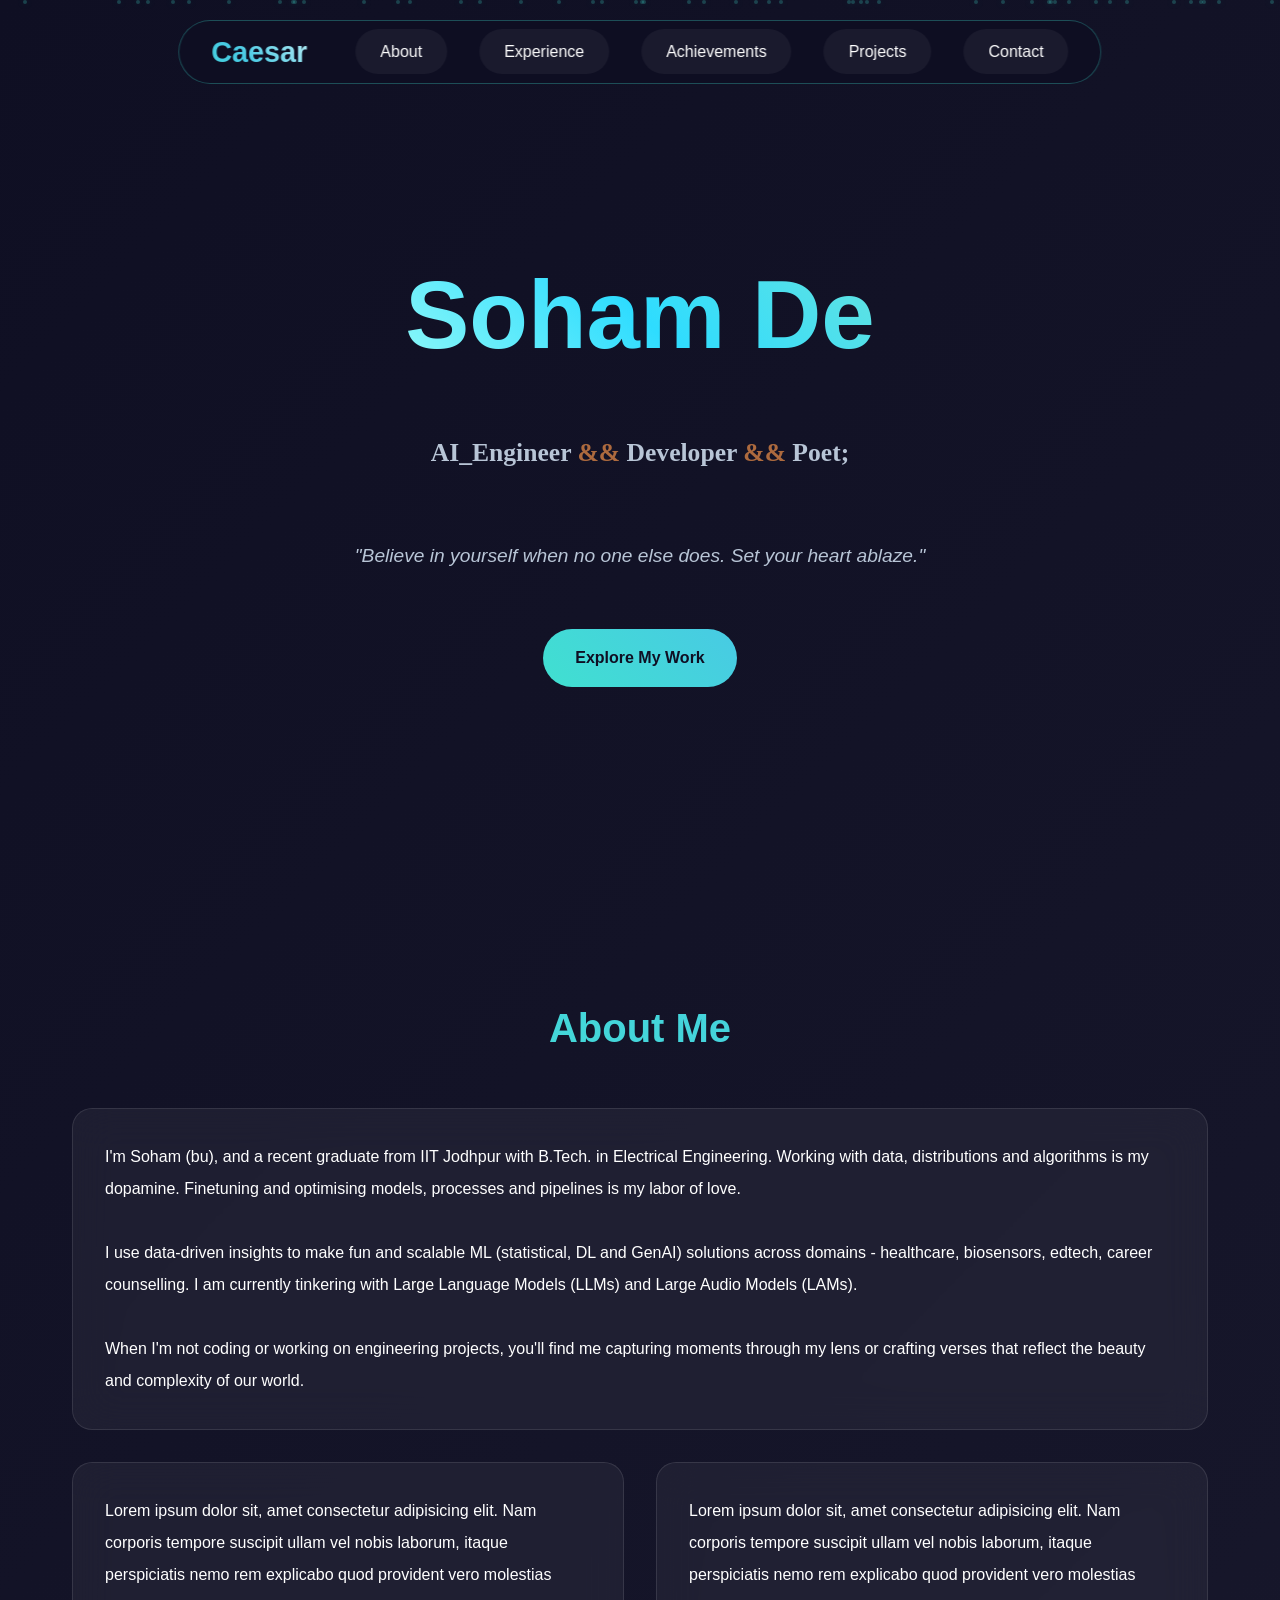
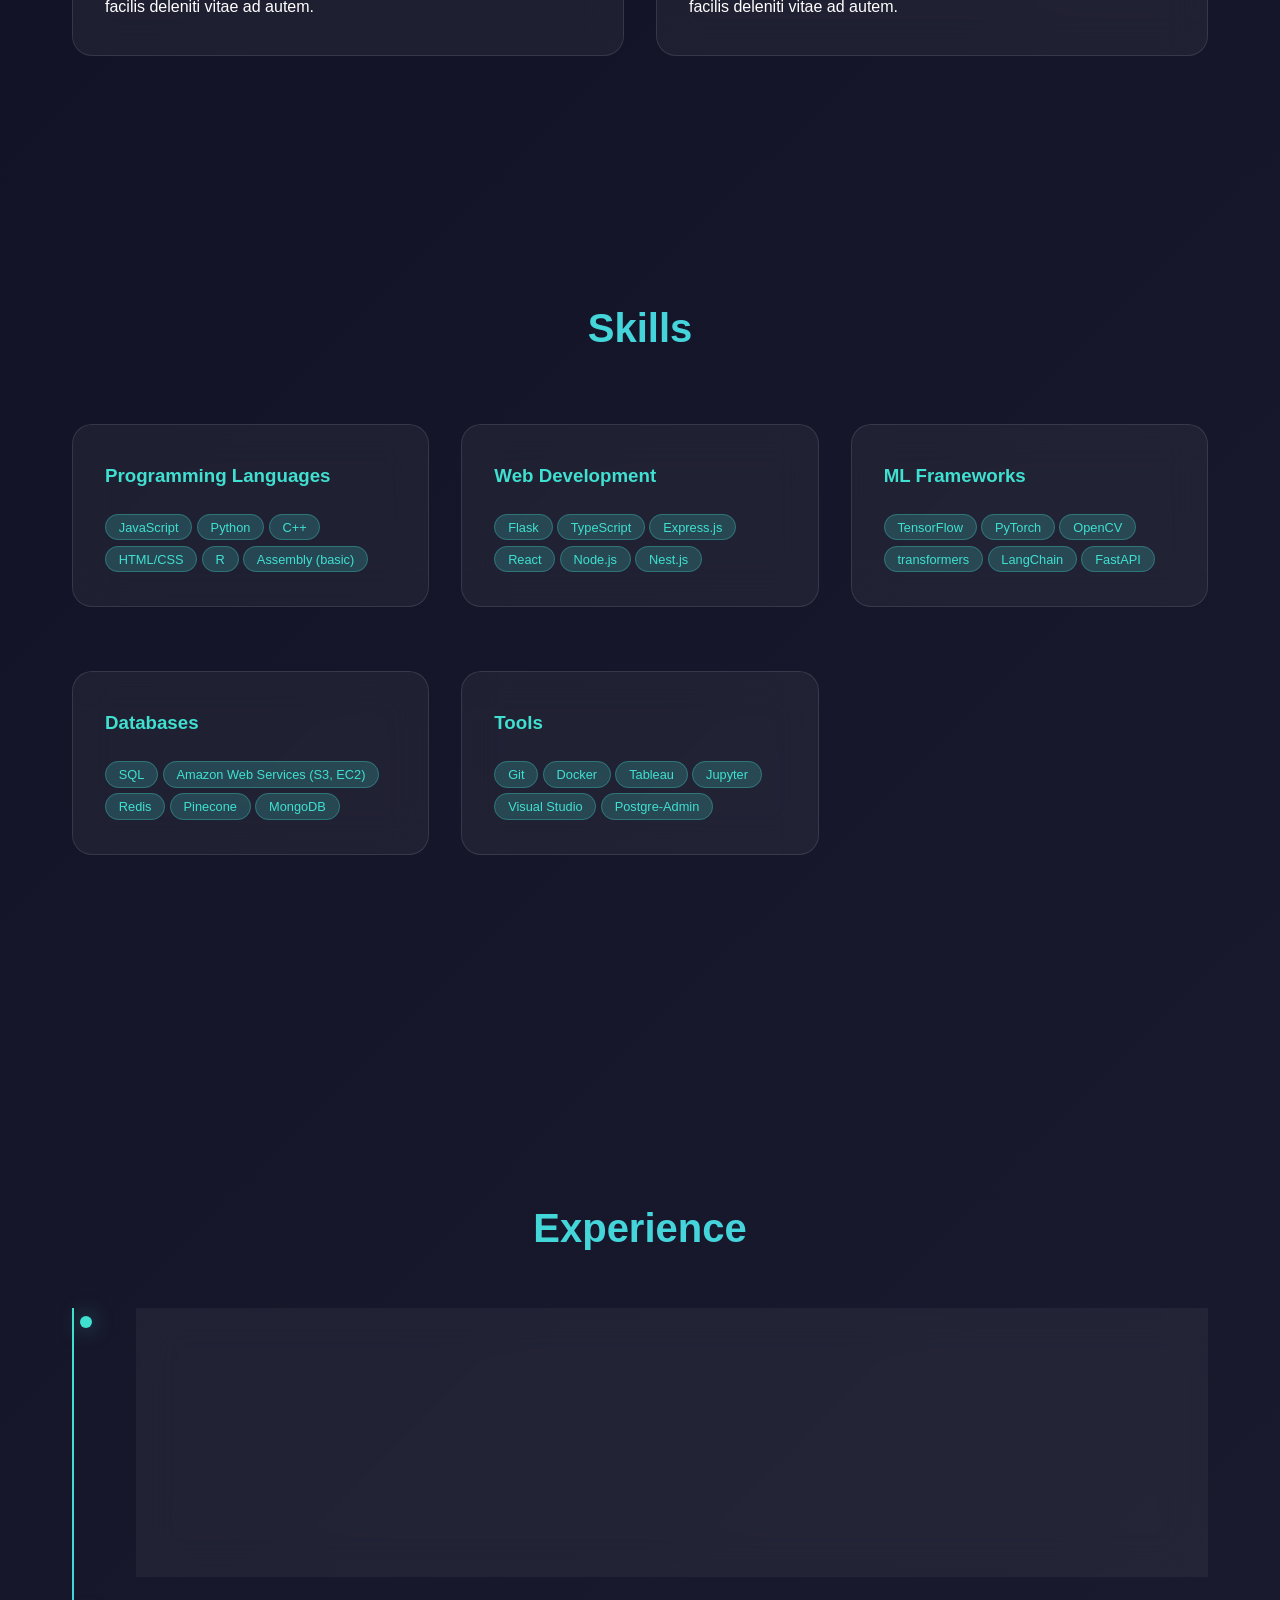
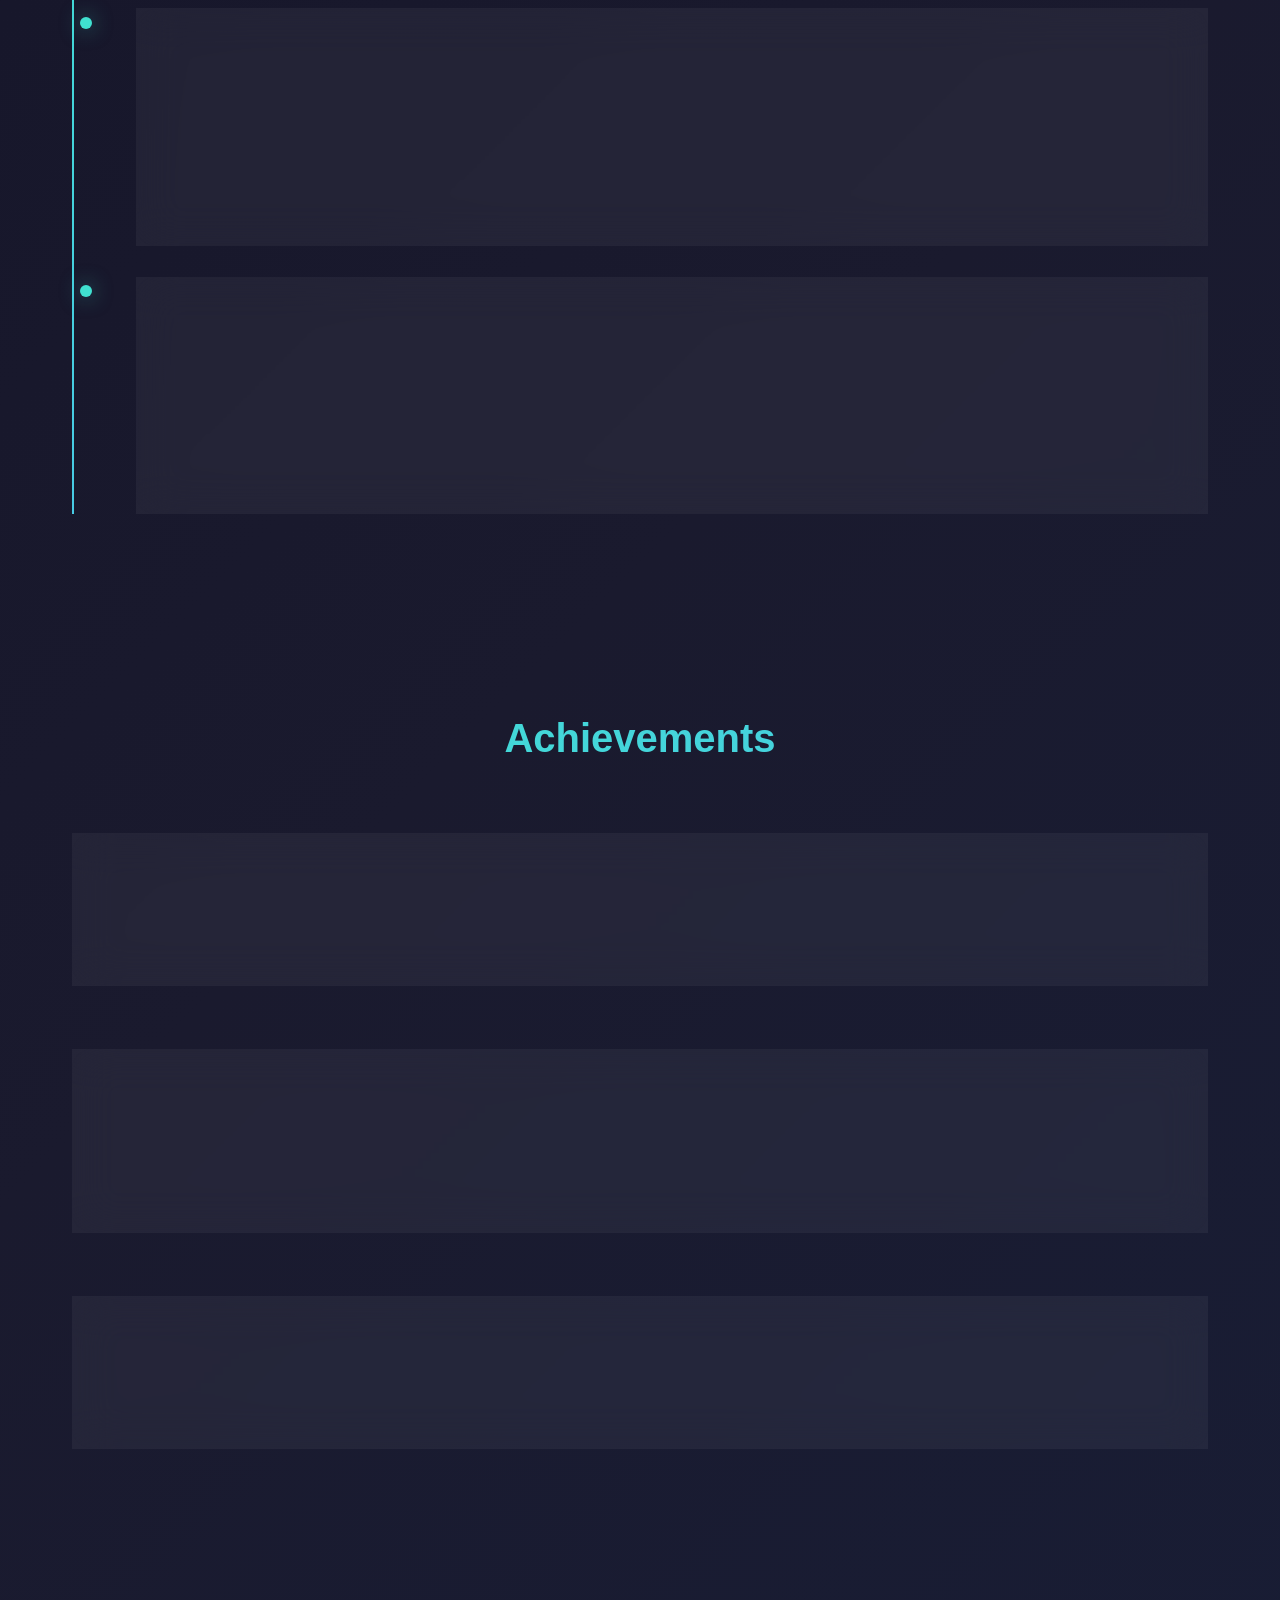
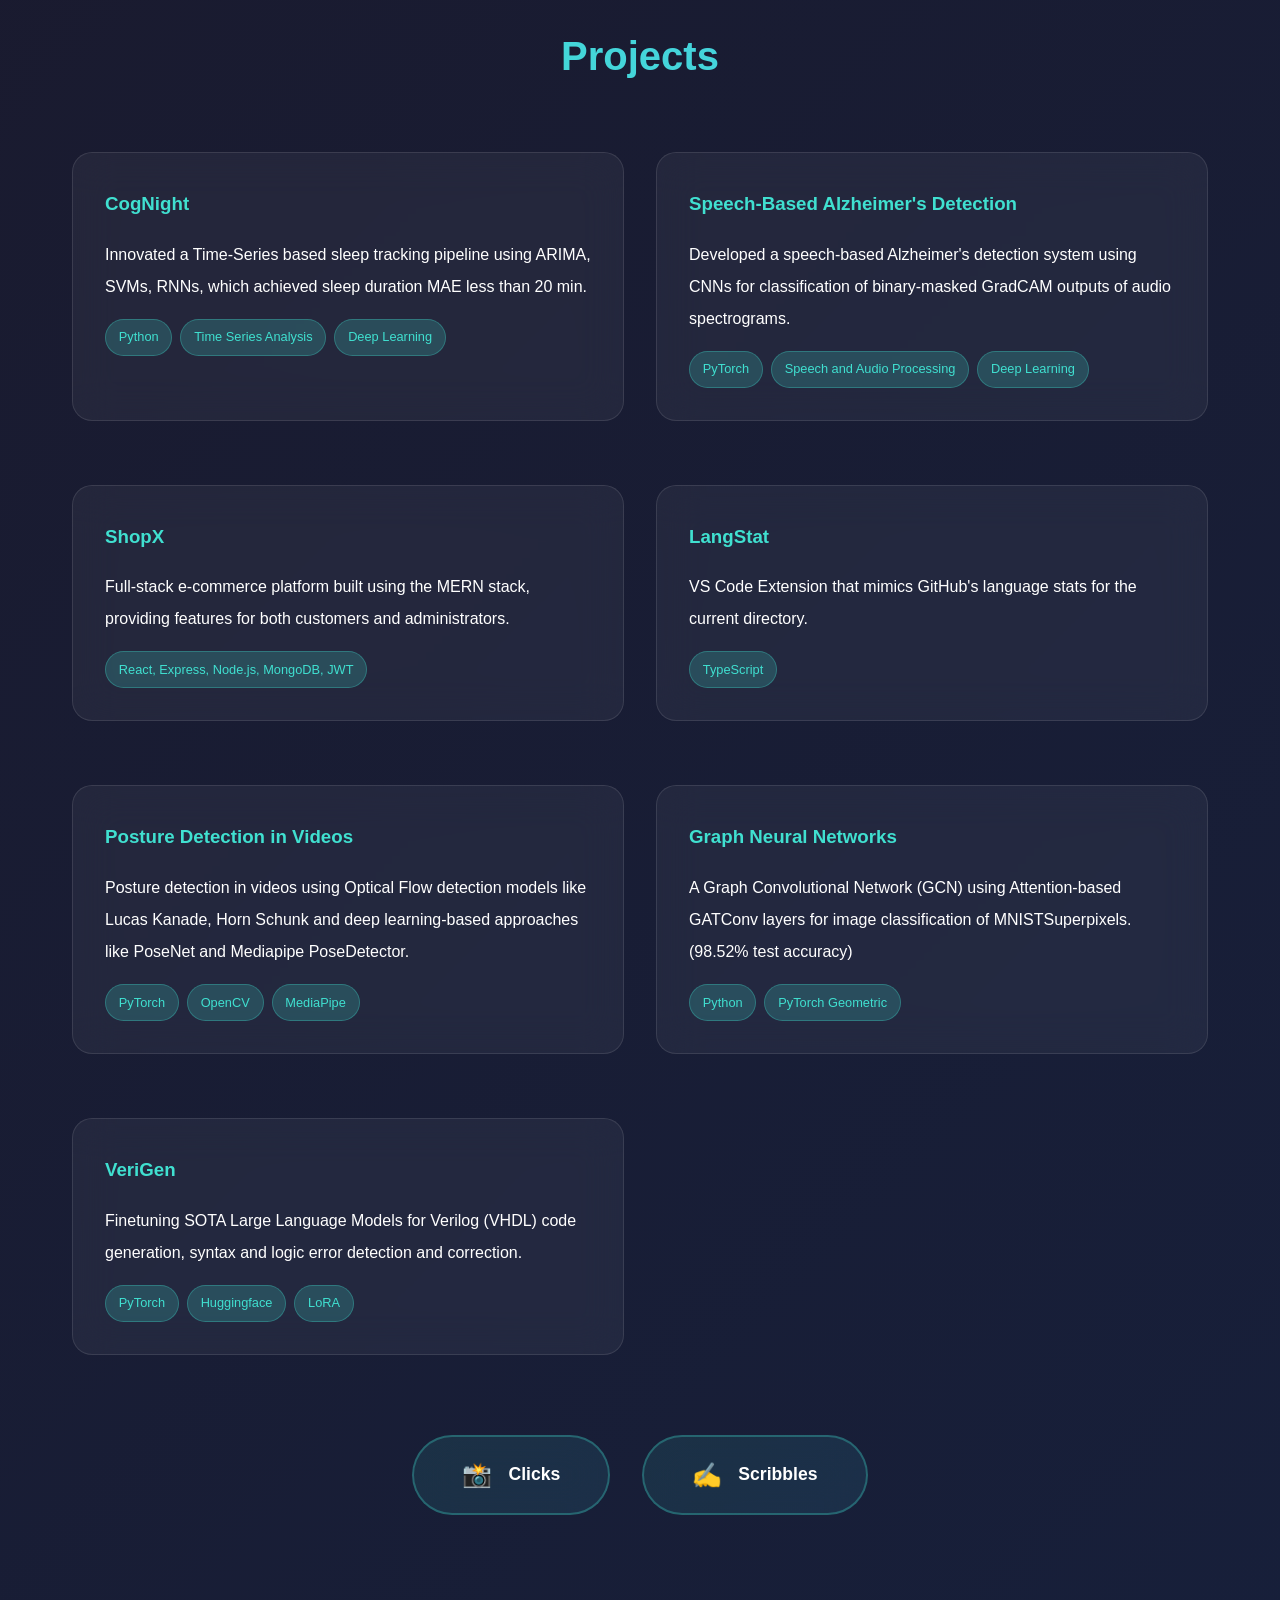
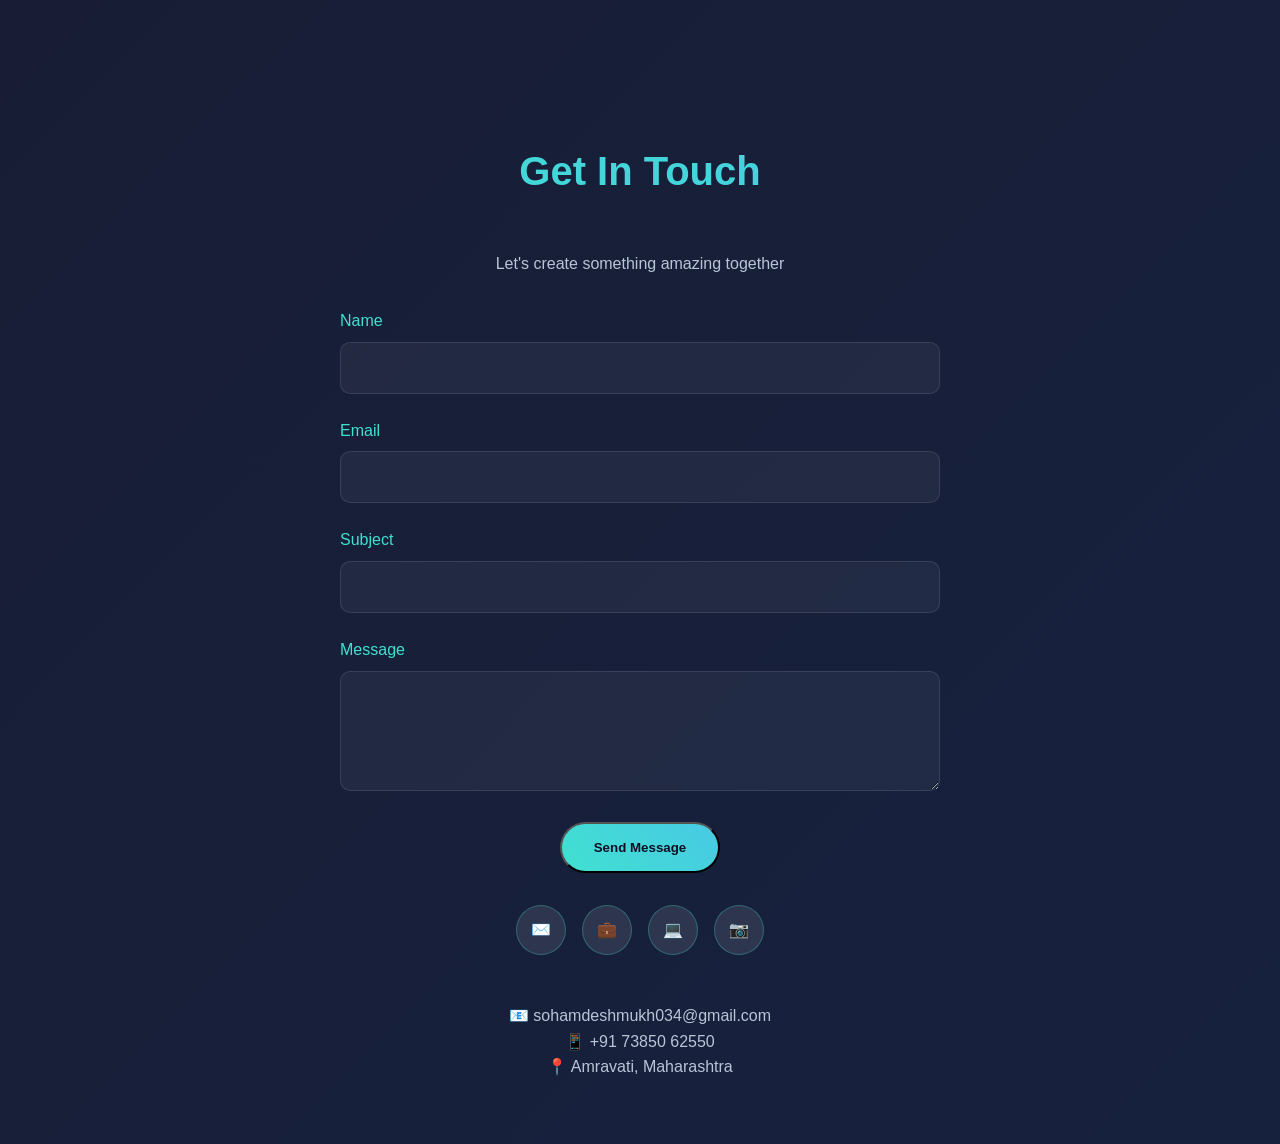
<file: index.html>
<!DOCTYPE html>
<html lang="en">
<head>
    <meta charset="UTF-8">
    <meta name="viewport" content="width=device-width, initial-scale=1.0">
    <title>Soham's Portfolio</title>
    <link rel="stylesheet" href="style.css">
    <link rel="preconnect" href="https://fonts.googleapis.com">
    <link rel="preconnect" href="https://fonts.gstatic.com" crossorigin>
    <link href="https://fonts.googleapis.com/css2?family=Fira+Code:wght@300..700&family=Poppins&family=Roboto+Slab:wght@100..900&family=Source+Code+Pro:ital,wght@0,200..900;1,200..900&display=swap" rel="stylesheet">
</head>


<body>
    <!-- Animated background -->
    <div class="bg-particles streak" id="particles"></div>

    <!-- Navigation -->
    <nav id="navbar">
        <div class="nav-container">
            <div class="logo">Caesar</div>
            <ul class="nav-links">
                <li><a href="#about">About</a></li>
                <li><a href="#experience">Experience</a></li>
                <li><a href="#achievements">Achievements</a></li>
                <li><a href="#projects">Projects</a></li>
                <li><a href="#contact">Contact</a></li>
            </ul>
        </div>
    </nav>

    <!-- Hero Section -->
    <section id="home" class="hero">
        <div class="hero-content">
            <h1>Soham Deshmukh</h1>
            <br>
            <h3>AI_Engineer <span style="color: #ad6a3e;">&&</span> Developer <span style="color: #ad6a3e;">&&</span> Poet;</h3>
            <br>
            <br>
            <p><i>"Believe in yourself when no one else does. Set your heart ablaze."</i> </p>
            <br>
            <a href="#projects" class="cta-button">Explore My Work</a>
        </div>
    </section>

    <!-- About Section -->
    <section id="about">
        <h2>About Me</h2>
        <div class="card">
            <p>I'm Soham (bu), and a recent graduate from IIT Jodhpur with B.Tech. in Electrical Engineering. Working with data, distributions and algorithms is my dopamine. Finetuning and optimising models, processes and pipelines is my labor of love. </p>
            <br>
            <p>I use data-driven insights to make fun and scalable ML (statistical, DL and GenAI) solutions across domains - healthcare, biosensors, edtech, career counselling. I am currently tinkering with Large Language Models (LLMs) and Large Audio Models (LAMs).</p>
            <br>
            <p>When I'm not coding or working on engineering projects, you'll find me capturing moments through my lens or crafting verses that reflect the beauty and complexity of our world.</p>
        </div>

        <div class="columns">
            <div class="card">
                <p>Lorem ipsum dolor sit, amet consectetur adipisicing elit. Nam corporis tempore suscipit ullam vel nobis laborum, itaque perspiciatis nemo rem explicabo quod provident vero molestias facilis deleniti vitae ad autem.</p>
            </div>
            
            <div class="card">
                <p>Lorem ipsum dolor sit, amet consectetur adipisicing elit. Nam corporis tempore suscipit ullam vel nobis laborum, itaque perspiciatis nemo rem explicabo quod provident vero molestias facilis deleniti vitae ad autem.</p>
            </div>

        </div>
        
    </section>


    <!-- Skills Section -->
     <section id="skills">
        <h2>Skills</h2>
        <div class="grid grid-3">
            <div class="card">
                <h3>Programming Languages</h3>
                <span class="skill-tag">JavaScript</span>
                <span class="skill-tag">Python</span>
                <span class="skill-tag">C++</span>
                <br>
                <span class="skill-tag">HTML/CSS</span>
                <span class="skill-tag">R</span>
                <span class="skill-tag">Assembly (basic)</span>
            </div>
            <div class="card">
                <h3>Web Development</h3>
                <span class="skill-tag">Flask</span>
                <span class="skill-tag">TypeScript</span>
                <span class="skill-tag">Express.js</span>
                <span class="skill-tag">React</span>
                <span class="skill-tag">Node.js</span>
                <span class="skill-tag">Nest.js</span>
                <br>
            </div>
            <div class="card">
                <h3>ML Frameworks</h3>
                <span class="skill-tag">TensorFlow</span>
                <span class="skill-tag">PyTorch</span>
                <span class="skill-tag">OpenCV</span>
                <span class="skill-tag">transformers</span>
                <span class="skill-tag">LangChain</span>
                <span class="skill-tag">FastAPI</span>
                <br>
            </div>
            <div class="card">
                <h3>Databases</h3>
                <span class="skill-tag">SQL</span>
                <span class="skill-tag">Amazon Web Services (S3, EC2)</span>
                <span class="skill-tag">Redis</span>
                <span class="skill-tag">Pinecone</span>
                <span class="skill-tag">MongoDB</span>
            </div>
            <div class="card">
                <h3>Tools</h3>
                <span class="skill-tag">Git</span>
                <span class="skill-tag">Docker</span>
                <span class="skill-tag">Tableau</span>
                <span class="skill-tag">Jupyter</span>
                <br>
                <span class="skill-tag">Visual Studio</span>
                <span class="skill-tag">Postgre-Admin</span>
            </div>
        </div>
    </section>

    <!-- Experience Section -->
    <section id="experience">
        <h2>Experience</h2>
        <div class="timeline">
            <div class="timeline-item">
                <div class="card">
                    <h3>AI Engineering Intern</h3>
                    <p><strong>Stealth Startup</strong> | Jun 2024 - Aug 2024</p>
                    <p>Built a QA Chatbot for 2 seperate usertypes using OpenAI Assistants API, along with chat caching, summarization and storage using Chat Completion API, Redis and Pinecone.</p>
                    <div class="skills">
                        <span class="skill-tag">Python</span>
                        <span class="skill-tag">OpenAI</span>
                        <span class="skill-tag">FastAPI</span>
                        <span class="skill-tag">Redis</span>
                        <span class="skill-tag">Pinecone</span>
                    </div>
                </div>
            </div>
            
            <div class="timeline-item">
                <div class="card">
                    <h3>Summer Research Intern</h3>
                    <p><strong>Department of Electrical Engineering, IIT Jodhpur</strong> | May 2024 - July 2024</p>
                    <p>Collaborated with IIIT Allahabad on fine tuning and evaluation of LLMs to detect and rectify errors in syntax, logic of VHDL programmes.</p>
                    <div class="skills">
                        <span class="skill-tag">huggingface</span>
                        <span class="skill-tag">Python</span>
                        <span class="skill-tag">LoRA</span>
                    </div>
                </div>
            </div>

            <div class="timeline-item">
                <div class="card">
                    <h3>Machine Learning Intern</h3>
                    <p><strong>Digitech Branding</strong> | Dec 2023 - Jan 2024</p>
                    <p>NLP for preprocessing, post-processing of text, followed by sentiment-based text classification using LLMs.</p>
                    <div class="skills">
                        <span class="skill-tag">Python</span>
                        <span class="skill-tag">Data Analysis</span>
                        <span class="skill-tag">Machine Learning</span>
                    </div>
                </div>
            </div>
        </div>
    </section>

    <!-- Achievements Section -->
    <section id="achievements">
        <h2>Achievements</h2>
        <div class="grid grid-1">
            <div class="card">
                <h3>National Hackathon Finalist</h3>
                <p>Ranked in Top 20 from around 2500 teams at Kharagpur Data Science Hackathon (KDSH) 2025.</p>
            </div>
            <div class="card">
                <h3>Published Research Paper</h3>
                <p>Co-authored and presented the paper "Smartwatch-driven Architecture for Forecasting Personalized Optimal Sleep Duration" at Indian Conference on MedTech Innovations (ICMI) 2024.</p>
            </div>
            <div class="card">
                <h3>Global Top 50</h3>
                <p>Ranked in the global top 50 on deep-ml platform leaderboard.</p>
            </div>
        </div>
    </section>

    <!-- Projects Section -->
    <section id="projects">
        <h2>Projects</h2>
        <div class="grid grid-2">
            <a class="card" href="https://github.com/SohamD34/CogNight" target="_blank" style="text-decoration: none; color: inherit;">
                <h3>CogNight</h3>
                <p>Innovated a Time-Series based sleep tracking pipeline using ARIMA, SVMs, RNNs, which achieved sleep duration MAE less than 20 min.</p>
                <div class="skills">
                    <span class="skill-tag">Python</span>
                    <span class="skill-tag">Time Series Analysis</span>
                    <span class="skill-tag">Deep Learning</span>
                </div>
            </a>


            <a class="card" href="https://github.com/SohamD34/Speech-Based-Alzheimers-Detection" target="_blank" style="text-decoration: none; color: inherit;">
                <h3>Speech-Based Alzheimer's Detection</h3>
                <p>Developed a speech-based Alzheimer's detection system using CNNs for classification of binary-masked GradCAM outputs of audio spectrograms.</p>
                <div class="skills">
                    <span class="skill-tag">PyTorch</span>
                    <span class="skill-tag">Speech and Audio Processing</span>
                    <span class="skill-tag">Deep Learning</span>
                </div>
            </a>


            <a class="card" href="https://github.com/SohamD34/shopx" target="_blank" style="text-decoration: none; color: inherit;">
                <h3>ShopX</h3>
                <p> Full-stack e-commerce platform built using the MERN stack, providing features for both customers and administrators.</p>
                <div class="skills">
                    <span class="skill-tag">React, Express, Node.js, MongoDB, JWT</span>
                </div>
            </a>

            <a class="card" href="https://github.com/SohamD34/LangStat" target="_blank" style="text-decoration: none; color: inherit;">
                <h3>LangStat</h3>
                <p>VS Code Extension that mimics GitHub's language stats for the current directory.</p>
                <div class="skills">
                    <span class="skill-tag">TypeScript</span>
                </div>
            </a>

            <a class="card" href="https://github.com/SohamD34/Posture-Detection-in-Videos" target="_blank" style="text-decoration: none; color: inherit;">
                <h3>Posture Detection in Videos</h3>
                <p>Posture detection in videos using Optical Flow detection models like Lucas Kanade, Horn Schunk and deep learning-based approaches like PoseNet and Mediapipe PoseDetector.</p>
                <div class="skills">
                    <span class="skill-tag">PyTorch</span>
                    <span class="skill-tag">OpenCV</span>
                    <span class="skill-tag">MediaPipe</span>
                </div>
            </a>

            <a class="card" href="https://github.com/SohamD34/GNN" target="_blank" style="text-decoration: none; color: inherit;">
                <h3>Graph Neural Networks</h3>
                <p>A Graph Convolutional Network (GCN) using Attention-based GATConv layers for image classification of MNISTSuperpixels. (98.52% test accuracy)</p>
                <div class="skills">
                    <span class="skill-tag">Python</span>
                    <span class="skill-tag">PyTorch Geometric</span>
                </div>
            </a>

            <a class="card" href="https://github.com/SohamD34/VeriGen" target="_blank" style="text-decoration: none; color: inherit;">
                <h3>VeriGen</h3>
                <p>Finetuning SOTA Large Language Models for Verilog (VHDL) code generation, syntax and logic error detection and correction.</p>
                <div class="skills">
                    <span class="skill-tag">PyTorch</span>
                    <span class="skill-tag">Huggingface</span>
                    <span class="skill-tag">LoRA</span>
                </div>
            </a>

        </div>

        <!-- Creative Reveal Buttons -->
        <div class="reveal-buttons">
            <button class="reveal-btn" id="showPhotography">
                <span class="icon">📸</span>
                <span>Clicks</span>
            </button>
            <button class="reveal-btn" id="showPoetry">
                <span class="icon">✍️</span>
                <span>Scribbles</span>
            </button>
        </div>
    </section>

    <!-- Photography Section (Hidden) -->
    <section id="photography" class="hidden-section">
        <div class="close-btn" onclick="hideSection('photography')">×</div>
        <h2>Frames</h2>
        <p style="text-align: center; margin-bottom: 2rem; color: #b8c5d6;">Capturing moments, telling stories through the lens</p>
        
        <div class="photo-grid">
            <div class="photo-item">
                <div class="photo-placeholder">
                    <img src="clicks/IMG_20250807_152522.jpg" alt="">
                </div>
            </div>
            <div class="photo-item">
                <div class="photo-placeholder">
                    <img src="clicks/IMG_20250807_152541.jpg" alt="">
                </div>
            </div>
            <div class="photo-item">
                <div class="photo-placeholder">
                    <img src="clicks/IMG_20250807_152559.jpg" alt="">
                </div>
            </div>
            <div class="photo-item">
                <div class="photo-placeholder">
                    <img src="clicks/IMG_20250807_152609.jpg" alt="">
                </div>
            </div>
            <div class="photo-item">
                <div class="photo-placeholder">
                    <img src="clicks/IMG_20250807_152623.jpg" alt="">
                </div>
            </div>
            <div class="photo-item">
                <div class="photo-placeholder">
                    <img src="clicks/IMG_20250807_152638.jpg" alt="">
                </div>
            </div>
        </div>
        
        <p style="text-align: center; margin-top: 2rem; color: #40e0d0; font-style: italic;">
            "Photography is an austere and blazing poetry of the real." ~ Ansel Adams
        </p>
    </section>

    <!-- Poetry Section (Hidden) -->
    <section id="poetry" class="hidden-section">
        <div class="close-btn" onclick="hideSection('poetry')">×</div>
        <h2>Verses from my Pen...</h2>
        <p style="text-align: center; margin-bottom: 2rem; color: #b8c5d6;">Words that dance, emotions that sing</p>
        
        <div class="poems-grid">
            <div class="poem" onclick="openPoemModal('poem1')">
                <div class="poem-title">The Way Within</div>
            </div>

            <div class="poem" onclick="openPoemModal('poem5')">
                <div class="poem-title">Perspective</div>
            </div>

            <div class="poem" onclick="openPoemModal('poem2')">
                <div class="poem-title">Forsaken</div>
            </div>

            <div class="poem" onclick="openPoemModal('poem3')">
                <div class="poem-title">Providence</div>
            </div>

            <div class="poem" onclick="openPoemModal('poem4')">
                <div class="poem-title">I see you</div>
            </div>
        </div>

        <!-- Poem Modals -->
        <div id="poem1" class="poem-modal">
            <div class="poem-content">
                <div class="modal-close" onclick="closePoemModal('poem1')">×</div>
                <div class="poem-title">The Way Within</div>
                <p>Thought I found a way out <br>
                    Hidden within me or without.<br>
                    To leave a maze of emotions<br>
                    Of expectations and delusions.<br>
                    <br>
                    For I could see the beacon<br>
                    I couldn't think or soundly reason<br>
                    The treacherous thorns and aching<br>
                    That adorned the path I was undertaking<br>
                    <br>
                    My mind full of thoughts<br>
                    'bout the destination and nought<br>
                    I took a dash into the unclear<br>
                    Hope had overcome all fear.<br>
                    <br>
                    Such is the mystery of life<br>
                    Misery wipes off love and strife<br>
                    It wraps you in its own clutch<br>
                    The mind can't surmise much.<br>
                    <br>
                    My bare feet felt numb<br>
                    As I scurried along - steps long - they thumped.<br>
                    Like chisels plunged into my heel,<br>
                    The thorns tore apart my peel.<br>
                    <br>
                    All this - for nought but vain,<br>
                    The flare did some distance gain.<br>
                    It seemed to never close in,<br>
                    No matter the efforts I had put in.<br>
                    <br>
                    And so, I stood, at the very same place<br>
                    Amidst the same maze, wrapped by haze.<br>
                    My confused mind had not let me move<br>
                    Stuck like an ill-fated in a marshy grove.<br>
                    <br>
                    Such is the way - a little absurd,<br>
                    I bet - you can have my word,<br>
                    That a worried mind won't let you grow,<br>
                    Never mind the resilience you show.<br>
                    <br>
                    The mist of worries and woes,<br>
                    Covers every path you wish to go,<br>
                    It all takes but a clear mind and a start<br>
                    That shows the way, drives the stucks apart.
                </p>
            </div>
        </div>

        <div id="poem5" class="poem-modal">
            <div class="poem-content">
                <div class="modal-close" onclick="closePoemModal('poem5')">×</div>
                <div class="poem-title">Perspective</div>
                <p>Caged into custody, with no remedy.<br>
                In a quod of mirror.<br>
                Left with nothing but fear.<br>
                <br>
                For the lack of a way, in or out,<br>
                No hope of escape - <br>
                Within or without.<br>
                <br>
                He noticed, as he looked 'round the cage,<br>
                All he could see was mirrors.<br>
                Strange thing - they all shone his image.<br>
                <br>
                Even stranger - mirrors he had his back to -<br>
                A kind of thing he'd horror to -<br>
                Still wore his countenance.<br>
                <br>
                Each face had a different trait,<br>
                Some reflected hordes of emotions,<br>
                Some were gentle and straight.<br>
                <br>
                He noticed amongst 'em all,<br>
                In one, he was a man -<br>
                Happy, cheerful and entralled.<br>
                <br>
                The very next was a stark contrast,<br>
                For it portrayed him in the dark -<br>
                Sad, deprived and all snark.<br>
                <br>
                The opposite was the most humane of all,<br>
                It showed his rude and arrogant side,<br>
                The kind of devil, that within resides.<br>
                <br>
                One was a braggart - his wealth, his talk<br>
                Another - well that's a bit of a pun.<br>
                He was humble as a praying nun.<br>
                <br>
                At every angle, the impression seemed to change,<br>
                For 'twas nought but how his thoughts arranged,<br>
                To suit his need at every moment.<br>
                <br>
                For they were mirrors - not ordinary,<br>
                They showed a man his own story,<br>
                Through the eyes of those, he had acquainted.<br>
                <br>
                When they say, this is what they mean,<br>
                That the difference is how you perceive.<br>
                For it all lies in the perspective.</p>
            </div>
        </div>


        <div id="poem2" class="poem-modal">
            <div class="poem-content">
                <div class="modal-close" onclick="closePoemModal('poem2')">×</div>
                <div class="poem-title">Forsaken</div>
                <p>The room's lit dark and stark<br>
                Abandoned by men, bears nobody's mark.<br>
                And still methinks to hear a harp,<br>
                Shrill notes, screeching, piercing sharp.<br>
                They're swords, tearing my soul apart,<br>
                As they pour down the depths of my heart.<br>
                Clouded amidst the haze of murk,<br>
                The sounds intrust the eminent sulk.<br>
                So much familiar, yet unknown<br>
                Concealing that, what is not yet shown.<br>
                My feet- they stumble, as I step into the room,<br> 
                It wraps around me as I embrace the gloom.<br>
                Breaks the trans, a searing sting.<br>
                It hurts not my peel but the soul within<br>
                It leaves no mark that men can see.<br>
                And leaves no heart where trust can be.<br>
                But no hope, no succor, all distant stars<br>
                No cure, no spell to heal the scars.<br>
                On my knees, I beg and pray,<br>
                Beseech the sun, beseech a beam stray.<br>
                On my knees, with battered faith<br>
                Distraught, fraught, in disdain<br>
                A wounded spirit amidst the fading light<br>
                I resign to my destined plight.</p>
            </div>
        </div>

        <div id="poem3" class="poem-modal">
            <div class="poem-content">
                <div class="modal-close" onclick="closePoemModal('poem3')">×</div>
                <div class="poem-title">Providence</div>
                <p>The hands seethe and burn,<br>
                His brow bleeds streams of sweat<br>
                The fissures on his heels<br>
                Akin the mud cracks<br>
                Both seeking nurture.<br>
                Seeking the shower of grace.<br>
                His feet waddle.<br>
                Bare on the barren<br>
                The only shade in sight<br>
                His own shadow <br>
                Trailing on his incessant pursuit.<br>
                The black in his eyes <br>
                Blackened by the lustre,<br>
                At the blue ceiling<br>
                He gazes in expectation.<br>
                An odd blob in the arid<br>
                Streams down the cheeks<br>
                As it drops to the ground<br>
                Disappears.<br>
                Like his hopes and prayers.<br>
                <br>
                He saunters across the greens,<br>
                Lush underneath his feet.<br>
                The breezes whistle, <br>
                Misty and soothing<br>
                Against the warmth of his cheeks.<br>
                His hands graze the reap,<br>
                Tall against the winds,<br>
                Their bristling spirits<br>
                Infusing his palm with glee.<br>
                The black in his eyes <br>
                Moist with gratitude<br>
                At the dark ceiling<br>
                He gazes in admiration.<br>
                A speck of drizzle<br>
                Feathers his cheek<br>
                Like a tender kiss from heaven<br>
                His heels and soles<br>
                Embrace the mire,<br>
                Soaking in the mist, the blessings <br>
                Of Nature.</p>
            </div>
        </div>

        <div id="poem4" class="poem-modal">
            <div class="poem-content">
                <div class="modal-close" onclick="closePoemModal('poem4')">×</div>
                <div class="poem-title">I See You</div>
                <p>i see you<br>
                    sun rays gleaming<br>
                    illuminated by your radiance<br>
                    the still smile on your face<br>
                    the silk of your cheeks <br>
                    caressing the breeze<br>
                    silky strands of hair riding the wind<br>
                    as you sit by the window<br>
                    <br>
                    i sit afar...content..<br>
                    my heart warm<br>
                    my feet cold<br>
                    my brain alive<br>
                    my soul so old<br>
                    <br>
                    i remember the days<br>
                    we rode together along the bays<br>
                    i'd see you<br>
                    the same still smile on your face<br>
                    the cool breeze soothing the burn in my heart<br>
                    yet never soothing the sore aching<br>
                    as our ways did part<br>
                    <br>
                    you'd jump and scream <br>
                    as we laughed off our silly ways<br>
                    and i'd silently wish, <br>
                    your smile be the spring, that always remains<br>
                    in my heart<br>
                    for my heart.<br>
                    alas, it remained only in my heart.<br>
                    fates crashed, we have drifted apart.<br>
                    <br>
                    hate, rage is not what i feel<br>
                    somewhere, somehow <br>
                    i've started to heal<br>
                    alas, what remains of us is<br>
                    you and me <br>
                    and the memories in my soul<br>
                    of how your presence did feel<br>
                    i ain't bitter<br>
                    i just wish it'd turned out better.<br>
                    <br>
                    i see you everyday<br>
                    in the warmth of the sun <br>
                    in the shower of its rays<br>
                    i pray <br>
                    i shuffle on my seat<br>
                    in the desperate hope<br>
                    i catch a glimpse of you<br>
                    a fleeting one albeit<br>
                    <br>
                    i hope<br>
                    there had been a noon<br>
                    that i sit next to you <br>
                    as you drift off to sleep's land<br>
                    close to my heart, your hand<br>
                    that you rest your head<br>
                    on my shoulder<br>
                    as i behold you, you shudder<br>
                    as the silk of your cheeks <br>
                    caresses the breeze<br>
                    and i wrap you in my embrace.<br>
                    <br>
                    till then<br>
                    i'd cherish that smile<br>
                    i'd see you from afar<br>
                    hoping<br>
                    you sit by the window<br>
                    sun rays gleaming<br>
                    illuminated by your radiance<br>
                    and that everyday<br>
                    i see you.<br>
                </p>
            </div>
        </div>

        

    </section>

    <!-- Contact Section -->
    <section id="contact">
        <h2>Get In Touch</h2>
        <p style="text-align: center; margin-bottom: 2rem; color: #b8c5d6;">Let's create something amazing together</p>
        
        <div class="contact-form">
            <form>
                <div class="form-group">
                    <label for="name">Name</label>
                    <input type="text" id="name" name="name" required>
                </div>
                <div class="form-group">
                    <label for="email">Email</label>
                    <input type="email" id="email" name="email" required>
                </div>
                <div class="form-group">
                    <label for="subject">Subject</label>
                    <input type="text" id="subject" name="subject" required>
                </div>
                <div class="form-group">
                    <label for="message">Message</label>
                    <textarea id="message" name="message" required></textarea>
                </div>
                <div style="text-align: center;">
                    <button type="submit" class="cta-button">Send Message</button>
                </div>
            </form>
        </div>

        <div class="social-links">
            <a href="mailto:sohamdeshmukh034@gmail.com" target="_blank" class="social-link">✉️</a>
            <a href="https://linkedin.com/in/soham-deshmukh-iitj" target="_blank" class="social-link">💼</a>
            <a href="https://github.com/SohamD34" target="_blank" class="social-link">💻</a>
            <a href="https://instagram.com/so_uhhmm" target="_blank" class="social-link">📷</a>
        </div>

        <div style="text-align: center; margin-top: 3rem; color: #b8c5d6;">
            <p>📧 sohamdeshmukh034@gmail.com</p>
            <p>📱 +91 73850 62550</p>
            <p>📍 Amravati, Maharashtra</p>
        </div>
    </section>



    <script>
        // Smooth scrolling for navigation links
        document.querySelectorAll('a[href^="#"]').forEach(anchor => {
            anchor.addEventListener('click', function (e) {
                e.preventDefault();
                const target = document.querySelector(this.getAttribute('href'));
                if (target) {
                    target.scrollIntoView({
                        behavior: 'smooth',
                        block: 'start'
                    });
                }
            });
        });

        // Navbar scroll effect
        window.addEventListener('scroll', () => {
            const navbar = document.getElementById('navbar');
            if (window.scrollY > 100) {
                navbar.classList.add('scrolled');
            } else {
                navbar.classList.remove('scrolled');
            }
        });

        // Intersection Observer for animations
        const observerOptions = {
            threshold: 0.1,
            rootMargin: '0px 0px -50px 0px'
        };

        const observer = new IntersectionObserver((entries) => {
            entries.forEach(entry => {
                if (entry.isIntersecting) {
                    entry.target.classList.add('visible');
                }
            });
        }, observerOptions);

        document.querySelectorAll('section').forEach(section => {
            observer.observe(section);
        });

        // Create animated particles
        function createParticles() {
            const container = document.getElementById('particles');
            const particleCount = 50;

            for (let i = 0; i < particleCount; i++) {
                const particle = document.createElement('div');
                particle.className = 'particle';
                particle.style.left = Math.random() * 100 + '%';
                particle.style.animationDelay = Math.random() * 15 + 's';
                particle.style.animationDuration = (Math.random() * 10 + 10) + 's';
                container.appendChild(particle);
            }
        }

        createParticles();

        function createComet() {
            const container = document.getElementById('particles');
            const comet = document.createElement('div');
            comet.className = 'comet';
            
            // Random starting position along the top and left edges
            const startSide = Math.random() > 0.5 ? 'top' : 'left';
            if (startSide === 'top') {
                comet.style.left = Math.random() * 100 + '%';
                comet.style.top = '-50px';
            } else {
                comet.style.left = '-50px';
                comet.style.top = Math.random() * 100 + '%';
            }
            
            container.appendChild(comet);
            
            setTimeout(() => {
                if (comet.parentNode) {
                    comet.parentNode.removeChild(comet);
                }
            }, 4000);
        }

        function scheduleNextComet() {
            const delay = Math.random() * 7000; 
            setTimeout(() => {
                createComet();
                scheduleNextComet(); 
            }, delay);
        }

        scheduleNextComet();

        document.querySelector('form').addEventListener('submit', function(e) {
            e.preventDefault();
            alert('Thank you for your message! I\'ll get back to you soon.');
            this.reset();
        });

        document.querySelectorAll('.card').forEach(card => {
            card.addEventListener('mouseenter', function() {
                this.style.transform = 'translateY(-10px) rotateX(5deg)';
            });
            
            card.addEventListener('mouseleave', function() {
                this.style.transform = 'translateY(0) rotateX(0)';
            });
        });

        function showSection(sectionId) {
            const section = document.getElementById(sectionId);
            const button = document.getElementById('show' + sectionId.charAt(0).toUpperCase() + sectionId.slice(1));
            
            section.classList.add('show');
            button.classList.add('active');
            
            setTimeout(() => {
                section.scrollIntoView({
                    behavior: 'smooth',
                    block: 'start'
                });
            }, 300);
        }

        function hideSection(sectionId) {
            const section = document.getElementById(sectionId);
            const button = document.getElementById('show' + sectionId.charAt(0).toUpperCase() + sectionId.slice(1));
            
            section.classList.remove('show');
            button.classList.remove('active');
            
            document.getElementById('projects').scrollIntoView({
                behavior: 'smooth',
                block: 'center'
            });
        }

        document.getElementById('showPhotography').addEventListener('click', () => showSection('photography'));
        document.getElementById('showPoetry').addEventListener('click', () => showSection('poetry'));

        document.querySelector('.logo').addEventListener('click', function() {
            window.scrollTo({ top: 0, behavior: 'smooth' });
        });

        document.querySelectorAll('.photo-item').forEach(item => {
            item.addEventListener('click', function() {
                alert('Photo gallery feature - replace with your actual photos and lightbox functionality!');
            });
        });

        // Add typing effect to hero text
        function typeWriter(element, text, speed = 100) {
            let i = 0;
            element.innerHTML = '';
            function type() {
                if (i < text.length) {
                    element.innerHTML += text.charAt(i);
                    i++;
                    setTimeout(type, speed);
                }
            }
            type();
        }

        // Initialize typing effect on load
        window.addEventListener('load', function() {
            const heroTitle = document.querySelector('.hero-content h1');
            const originalText = heroTitle.textContent;
            setTimeout(() => {
                typeWriter(heroTitle, originalText, 150);
            }, 1000);
        });

        // Poem modal functions
        function openPoemModal(poemId) {
            const modal = document.getElementById(poemId);
            modal.classList.add('show');
            document.body.style.overflow = 'hidden'; // Prevent background scrolling
        }

        function closePoemModal(poemId) {
            const modal = document.getElementById(poemId);
            modal.classList.remove('show');
            document.body.style.overflow = 'auto'; // Restore scrolling
        }

        // Close modal when clicking outside the content
        document.querySelectorAll('.poem-modal').forEach(modal => {
            modal.addEventListener('click', function(e) {
                if (e.target === modal) {
                    closePoemModal(modal.id);
                }
            });
        });

        // Close modal with Escape key
        document.addEventListener('keydown', function(e) {
            if (e.key === 'Escape') {
                document.querySelectorAll('.poem-modal.show').forEach(modal => {
                    closePoemModal(modal.id);
                });
            }
        });
    </script>
</body>
</html>
</file>
<file: style.css>
* {
    margin: 0;
    padding: 0;
    box-sizing: border-box;
}

.poppins-regular {
    font-family: 'Poppins', sans-serif;
    font-weight: 400;
}

body {
    font-family: 'Inter', -apple-system, BlinkMacSystemFont, sans-serif;
    line-height: 1.6;
    color: #ffffff;
    background: linear-gradient(135deg, #0f0f23 0%, #1a1a2e 50%, #16213e 100%);
    overflow-x: hidden;
}

/* Animated background particles */
.bg-particles {
    position: fixed;
    top: 0;
    left: 0;
    width: 100%;
    height: 100%;
    pointer-events: none;
    z-index: -1;
}

.particle {
    position: absolute;
    width: 4px;
    height: 4px;
    background: rgba(64, 224, 208, 0.8);
    border-radius: 50%;
    animation: float 15s infinite linear;
    opacity: 0.3;
    box-shadow: 0 0 10px rgba(64, 224, 208, 0.5);
}

@keyframes float {
    0% {
        transform: translateY(100vh) rotate(0deg);
        opacity: 0;
    }
    10% {
        opacity: 1;
    }
    50% {
        transform: translateY(0) rotate(180deg);
        opacity: 1;
    }
    70% {
        transform: translateY(50vh) rotate(180deg);
        opacity: 0.5;
    }
    90% {
        opacity: 1;
    }

    100% {
        transform: translateY(-100vh) rotate(360deg);
        opacity: 0;
    }
}

/* Comet/falling star effect */
.comet {
    position: absolute;
    animation: cometFall 7s ease-out infinite;
    box-shadow: 
        0 0 20px rgba(64, 224, 208, 0.8),
        0 0 40px rgba(64, 224, 208, 0.6),
        0 0 60px rgba(64, 224, 208, 0.4); 
}

/* Comet tail */
.comet::before {
    content: '';
    position: absolute;
    top: 25%;
    left: 25%;
    width: 150px;
    height: 2px;
    background: linear-gradient(90deg, rgba(255, 255, 255, 0.9), rgba(64, 224, 208, 0.7), transparent);
    transform: translate(-100%, -50%) rotate(160deg);
    border-radius: 2px;
    opacity: 0.8;
    box-shadow: 0 0 15px rgba(64, 224, 208, 0.5);
}

@keyframes cometFall {
    0% {
        transform: translate(-100px, -100px) rotate(45deg) scale(0.5);
        opacity: 0;
    }
    10% {
        opacity: 1;
        transform: translate(-50px, -50px) rotate(45deg) scale(1);
    }
    90% {
        opacity: 1;
        transform: translate(calc(100vw + 50px), calc(100vh + 50px)) rotate(45deg) scale(1);
    }
    100% {
        transform: translate(calc(100vw + 100px), calc(100vh + 100px)) rotate(45deg) scale(0.5);
        opacity: 0;
    }
}

/* Creative floating navigation */
nav {
    position: fixed;
    top: 20px;
    left: 50%;
    transform: translateX(-50%);
    background: rgba(15, 15, 35, 0.9);
    backdrop-filter: blur(20px);
    border: 1px solid rgba(64, 224, 208, 0.3);
    border-radius: 50px;
    z-index: 1000;
    transition: all 0.5s cubic-bezier(0.68, -0.55, 0.265, 1.55);
    padding: 0.5rem 2rem;
    /* animation: navFloat 6s ease-in-out infinite; */
}

@keyframes navFloat {
    0%,
    25% {
        transform: translateX(-50%) translateY(0px);
    }
    50% {
        transform: translateX(-50%) translateY(-10px);
    }
    75% {
        transform: translateX(-50%) translateY(5px);
    }
    100% {
        transform: translateX(-50%) translateY(0px);
    }
}

nav.scrolled {
    background: rgba(15, 15, 35, 0.95);
    box-shadow: 0 8px 32px rgba(0, 0, 0, 0.3);
    border-color: rgba(64, 224, 208, 0.5);
}

.nav-container {
    display: flex;
    justify-content: center;
    align-items: center;
    gap: 3rem;
}

.logo {
    font-size: 1.8rem;
    font-weight: bold;
    background: linear-gradient(45deg, #40e0d0, #48cae4, #ffffff, #40e0d0);
    background-size: 300% 300%;
    -webkit-background-clip: text;
    -webkit-text-fill-color: transparent;
    background-clip: text;
    cursor: pointer;
    animation: colorWave 4s ease-in-out infinite;
    position: relative;
}

@keyframes waveText {

    0%,
    100% {
        transform: translateY(0px) rotate(0deg);
    }

    25% {
        transform: translateY(-5px) rotate(1deg);
    }

    50% {
        transform: translateY(-8px) rotate(0deg);
    }

    75% {
        transform: translateY(-3px) rotate(-1deg);
    }
}

@keyframes colorWave {

    0%,
    100% {
        background-position: 0% 50%;
    }

    50% {
        background-position: 100% 50%;
    }
}

.logo::after {
    content: '✨';
    position: absolute;
    top: -10px;
    right: -15px;
    font-size: 0.8rem;
    animation: sparkle 2s ease-in-out infinite;
}

@keyframes sparkle {

    0%,
    100% {
        opacity: 0;
        transform: scale(0.5) rotate(0deg);
    }

    50% {
        opacity: 1;
        transform: scale(1) rotate(180deg);
    }
}

.nav-links {
    display: flex;
    list-style: none;
    gap: 2rem;
}

.nav-links a {
    color: #ffffff;
    text-decoration: none;
    transition: all 0.4s cubic-bezier(0.68, -0.55, 0.265, 1.55);
    position: relative;
    padding: 0.8rem 1.5rem;
    border-radius: 25px;
    background: rgba(255, 255, 255, 0.05);
    backdrop-filter: blur(10px);
    border: 1px solid transparent;
}

.nav-links a:hover {
    background: rgba(64, 224, 208, 0.1);
    border-color: rgba(64, 224, 208, 0.3);
    transform: translateY(-3px) scale(1.05);
    box-shadow: 0 10px 25px rgba(64, 224, 208, 0.2);
}

/* Sections */
section {
    min-height: 100vh;
    padding: 6rem 2rem 4rem;
    max-width: 1200px;
    margin: 0 auto;
    opacity: 0;
    transform: translateY(50px);
    transition: all 0.8s ease;
}

section.visible {
    opacity: 1;
    transform: translateY(0);
}

/* Hero Section */
.hero {
    display: flex;
    align-items: center;
    justify-content: center;
    text-align: center;
    position: relative;
}


@keyframes waveHero {
    0% { transform: translateY(0px) rotate(0deg); }
    10% { transform: translateY(-4px) rotate(0.4deg); }
    20% { transform: translateY(-7px) rotate(0.7deg); }
    30% { transform: translateY(-10px) rotate(1deg); }
    40% { transform: translateY(-13px) rotate(0.7deg); }
    50% { transform: translateY(-16px) rotate(0deg); }
    60% { transform: translateY(-13px) rotate(-0.7deg); }
    70% { transform: translateY(-10px) rotate(-1deg); }
    80% { transform: translateY(-6px) rotate(-0.7deg); }
    90% { transform: translateY(-2px) rotate(-0.3deg); }
    100% { transform: translateY(0px) rotate(0deg); }
}


.hero-content h1 {
    font-size: clamp(3rem, 8vw, 6rem);
    font-weight: 800;
    margin-bottom: 1rem;
    background: linear-gradient(45deg, #a4fff6, #2edcff, #71e4d8);
    -webkit-background-clip: text;
    -webkit-text-fill-color: transparent;
    background-clip: text;
    /* animation: glow 2s ease-in-out infinite alternate; */
    /* animation: waveHero 2s infinite; */
}

@keyframes glow {
    from {
        filter: drop-shadow(0 0 20px rgba(64, 224, 208, 0.3));
    }

    to {
        filter: drop-shadow(0 0 30px rgba(64, 224, 208, 0.6));
    }
}

.hero-content h3{
    font-family: fira-code-custom;
    color:#b8c5d6;
    font-size: 1.6rem;
}

.hero-content p {
    font-size: 1.2rem;
    margin-bottom: 2rem;
    color: #b8c5d6;
}

.cta-button {
    display: inline-block;
    margin-top: 100pxx;
    padding: 1rem 2rem;
    background: linear-gradient(45deg, #40e0d0, #48cae4);
    color: #0f0f23;
    text-decoration: none;
    border-radius: 50px;
    font-weight: 600;
    transition: all 0.3s ease;
    position: relative;
    overflow: hidden;
}

.cta-button::before {
    content: '';
    position: absolute;
    top: 0;
    left: -100%;
    width: 100%;
    height: 100%;
    background: linear-gradient(90deg, transparent, rgba(255, 255, 255, 0.3), transparent);
    transition: left 0.5s;
}

.cta-button:hover::before {
    left: 100%;
}

.cta-button:hover {
    transform: translateY(-3px);
    box-shadow: 0 10px 30px rgba(64, 224, 208, 0.4);
}

/* Cards */
.card {
    background: rgba(255, 255, 255, 0.05);
    backdrop-filter: blur(20px);
    border: 1px solid rgba(255, 255, 255, 0.1);
    border-radius: 20px;
    padding: 2rem;
    margin: 1rem 0;
    transition: all 0.3s ease;
    position: relative;
    overflow: hidden;
    line-height: 2; /* Increased space between lines */
}

.card::before {
    content: '';
    position: absolute;
    top: 0;
    left: -100%;
    width: 100%;
    height: 100%;
    background: linear-gradient(90deg, transparent, rgba(64, 224, 208, 0.1), transparent);
    transition: left 0.8s;
}

.card:hover::before {
    left: 100%;
}

.card:hover {
    transform: translateY(-10px);
    box-shadow: 0 20px 40px rgba(0, 0, 0, 0.3);
    border-color: rgba(64, 224, 208, 0.3);
}


.columns{
    display: flex;
    flex-direction: row;
    gap: 2rem;
}

.columns .card{
    flex:1;
}


/* Grid layouts */
.grid {
    display: grid;
    gap: 2rem;
    margin-top: 3rem;
}

.grid-2 {
    grid-template-columns: repeat(auto-fit, minmax(400px, 1fr));
}

.grid-3 {
    grid-template-columns: repeat(auto-fit, minmax(280px, 1fr));
    width: 100%;
    overflow: hidden;
}

/* Experience timeline */
.timeline {
    position: relative;
    padding-left: 2rem;
}

.timeline::before {
    content: '';
    position: absolute;
    left: 0;
    top: 0;
    height: 100%;
    width: 2px;
    background: linear-gradient(to bottom, #40e0d0, #48cae4);
}

.timeline-item {
    position: relative;
    margin-bottom: 2rem;
    padding-left: 2rem;
}

.timeline-item::before {
    content: '';
    position: absolute;
    left: -1.5rem;
    top: 0.5rem;
    width: 12px;
    height: 12px;
    background: #40e0d0;
    border-radius: 50%;
    box-shadow: 0 0 20px rgba(64, 224, 208, 0.5);
}

/* Photo gallery */
.photo-grid {
    display: grid;
    grid-template-columns: repeat(auto-fit, minmax(250px, 1fr));
    gap: 1rem;
    margin-top: 2rem;
}

.photo-item {
    position: relative;
    width: 100%;
    padding-bottom: 100%; /* Creates 1:1 aspect ratio */
    border-radius: 15px;
    overflow: hidden;
    background: linear-gradient(45deg, #40e0d0, #48cae4);
    cursor: pointer;
    transition: all 0.3s ease;
}

.photo-item:hover {
    transform: scale(1.05);
    box-shadow: 0 15px 35px rgba(0, 0, 0, 0.3);
}

.photo-placeholder {
    position: absolute;
    top: 0;
    left: 0;
    width: 100%;
    height: 100%;
}

.photo-placeholder img {
        width: 100%;
        height: 100%;
        object-fit: cover;
        display: block;
}

/* Poetry section */
.poem {
    background: rgba(255, 255, 255, 0.05);
    border: 2px solid rgba(64, 224, 208, 0.3);
    border-radius: 15px;
    padding: 2rem;
    margin: 1rem;
    cursor: pointer;
    transition: all 0.3s ease;
    display: flex;
    align-items: center;
    justify-content: center;
    aspect-ratio: 1;
    min-height: 200px;
    position: relative;
    overflow: hidden;
}

.poem:hover {
    border-color: rgba(64, 224, 208, 0.6);
    background: rgba(255, 255, 255, 0.08);
    transform: translateY(-5px);
    box-shadow: 0 10px 25px rgba(64, 224, 208, 0.2);
}

.poem-title {
    font-size: 1.4rem;
    font-weight: 600;
    color: #40e0d0;
    text-align: center;
    font-style: normal;
}

/* Poem grid layout */
.poems-grid {
    display: grid;
    grid-template-columns: repeat(auto-fit, minmax(250px, 1fr));
    gap: 2rem;
    margin: 2rem 0;
}

/* Poem modal */
.poem-modal {
    display: none;
    position: fixed;
    top: 0;
    left: 0;
    width: 100%;
    height: 100%;
    background: rgba(0, 0, 0, 0.8);
    backdrop-filter: blur(10px);
    z-index: 10000;
    overflow-y: auto;
}

.poem-modal.show {
    display: flex;
    align-items: center;
    justify-content: center;
    padding: 2rem;
}

.poem-content {
    background: rgba(15, 15, 35, 0.95);
    border: 2px solid rgba(64, 224, 208, 0.5);
    border-radius: 20px;
    padding: 3rem;
    max-width: 600px;
    width: 100%;
    max-height: 80vh;
    overflow-y: auto;
    position: relative;
    animation: modalSlideIn 0.3s ease-out;
}

.poem-content p{
    text-align: center;
}

@keyframes modalSlideIn {
    from {
        opacity: 0;
        transform: translateY(-30px) scale(0.9);
    }
    to {
        opacity: 1;
        transform: translateY(0) scale(1);
    }
}

.poem-content .poem-title {
    font-size: 1.8rem;
    margin-bottom: 1.5rem;
    color: #40e0d0;
    text-align: center;
}

.poem-content p {
    color: #b8c5d6;
    line-height: 1.8;
    font-style: italic;
    font-size: 1.1rem;
}

.modal-close {
    position: absolute;
    top: 1rem;
    right: 1rem;
    background: rgba(255, 255, 255, 0.1);
    border: 1px solid rgba(255, 255, 255, 0.2);
    border-radius: 50%;
    width: 40px;
    height: 40px;
    display: flex;
    align-items: center;
    justify-content: center;
    color: #ffffff;
    cursor: pointer;
    transition: all 0.3s ease;
    font-size: 1.2rem;
    font-weight: bold;
}

.modal-close:hover {
    background: rgba(255, 100, 100, 0.3);
    border-color: rgba(255, 100, 100, 0.5);
    transform: scale(1.1);
}

/* Contact form */
.contact-form {
    max-width: 600px;
    margin: 2rem auto;
}

.form-group {
    margin-bottom: 1.5rem;
}

.form-group label {
    display: block;
    margin-bottom: 0.5rem;
    color: #40e0d0;
}

.form-group input,
.form-group textarea {
    width: 100%;
    padding: 1rem;
    background: rgba(255, 255, 255, 0.05);
    border: 1px solid rgba(255, 255, 255, 0.1);
    border-radius: 10px;
    color: #ffffff;
    font-size: 1rem;
    transition: all 0.3s ease;
}

.form-group input:focus,
.form-group textarea:focus {
    outline: none;
    border-color: #40e0d0;
    box-shadow: 0 0 20px rgba(64, 224, 208, 0.2);
}

.form-group textarea {
    height: 120px;
    resize: vertical;
}

/* Social links */
.social-links {
    display: flex;
    gap: 1rem;
    justify-content: center;
    margin-top: 2rem;
}

.social-link {
    width: 50px;
    height: 50px;
    background: rgba(255, 255, 255, 0.1);
    border-radius: 50%;
    display: flex;
    align-items: center;
    justify-content: center;
    text-decoration: none;
    color: #40e0d0;
    transition: all 0.3s ease;
    border: 1px solid rgba(64, 224, 208, 0.3);
}

.social-link:hover {
    background: #40e0d0;
    color: #0f0f23;
    transform: translateY(-5px);
    box-shadow: 0 10px 25px rgba(64, 224, 208, 0.4);
}

/* Skills tags */
.skills {
    display: flex;
    flex-wrap: wrap;
    gap: 0.5rem;
    margin-top: 1rem;
}

.skill-tag {
    background: rgba(64, 224, 208, 0.2);
    color: #40e0d0;
    padding: 0.3rem 0.8rem;
    border-radius: 20px;
    font-size: 0.8rem;
    border: 1px solid rgba(64, 224, 208, 0.3);
}

/* Mobile responsiveness for new elements */
@media (max-width: 800px) {
    nav {
        top: 10px;
        left: 50%;
        transform: translateX(-50%);
        padding: 0.5rem 1rem;
    }

    .nav-container {
        gap: 1rem;
    }

    .nav-links {
        display: none;
    }

    .logo {
        font-size: 1.4rem;
    }

    .reveal-buttons {
        flex-direction: column;
        align-items: center;
        gap: 1rem;
    }

    .reveal-btn {
        width: 80%;
        justify-content: center;
    }
    body{
        font-size: 14px;
    }
    .columns{
        flex-direction: column;
        gap: 1rem;
    }
    .timeline-item{
    .grid-3 .card {
        overflow: hidden;
        width: 100%;
        word-wrap: break-word;
    }
        overflow-x: hidden;
    }
}

/* Section titles */
h2 {
    font-size: 2.5rem;
    text-align: center;
    margin-bottom: 3rem;
    background: linear-gradient(45deg, #40e0d0, #48cae4);
    -webkit-background-clip: text;
    -webkit-text-fill-color: transparent;
    background-clip: text;
}

h3 {
    color: #40e0d0;
    margin-bottom: 1rem;
}

/* Hidden sections */
.hidden-section {
    display: none;
    opacity: 0;
    transform: translateY(30px);
    transition: all 0.8s cubic-bezier(0.68, -0.55, 0.265, 1.55);
}

.hidden-section.show {
    display: block;
    opacity: 1;
    transform: translateY(0);
}

/* Creative reveal buttons */
.reveal-buttons {
    display: flex;
    gap: 2rem;
    justify-content: center;
    margin: 4rem 0;
    flex-wrap: wrap;
}

.reveal-btn {
    position: relative;
    padding: 1.5rem 3rem;
    background: linear-gradient(135deg, rgba(64, 224, 208, 0.1), rgba(72, 202, 228, 0.1));
    border: 2px solid rgba(64, 224, 208, 0.3);
    border-radius: 60px;
    color: #ffffff;
    font-size: 1.1rem;
    font-weight: 600;
    cursor: pointer;
    transition: all 0.4s cubic-bezier(0.68, -0.55, 0.265, 1.55);
    overflow: hidden;
    backdrop-filter: blur(20px);
    text-decoration: none;
    display: inline-flex;
    align-items: center;
    gap: 1rem;
}

.reveal-btn::before {
    content: '';
    position: absolute;
    top: 0;
    left: -100%;
    width: 100%;
    height: 100%;
    background: linear-gradient(90deg, transparent, rgba(64, 224, 208, 0.3), transparent);
    transition: left 0.6s ease;
}

.reveal-btn:hover::before {
    left: 100%;
}

.reveal-btn:hover {
    transform: translateY(-8px) scale(1.05);
    box-shadow: 0 20px 40px rgba(64, 224, 208, 0.3);
    border-color: rgba(64, 224, 208, 0.8);
    background: linear-gradient(135deg, rgba(64, 224, 208, 0.2), rgba(72, 202, 228, 0.2));
}

.reveal-btn .icon {
    font-size: 1.5rem;
    animation: bounce 2s ease-in-out infinite;
}

@keyframes bounce {

    0%,
    100% {
        transform: translateY(0);
    }

    50% {
        transform: translateY(-5px);
    }
}

.reveal-btn.active {
    background: linear-gradient(135deg, rgba(64, 224, 208, 0.3), rgba(72, 202, 228, 0.3));
    border-color: #40e0d0;
    box-shadow: 0 0 30px rgba(64, 224, 208, 0.4);
}

.reveal-btn.active .icon {
    animation: spin 1s ease-in-out;
}

@keyframes spin {
    from {
        transform: rotate(0deg);
    }

    to {
        transform: rotate(360deg);
    }
}

/* Close button for hidden sections */
.close-btn {
    position: absolute;
    top: 2rem;
    right: 2rem;
    background: rgba(255, 255, 255, 0.1);
    border: 1px solid rgba(255, 255, 255, 0.2);
    border-radius: 50%;
    width: 40px;
    height: 40px;
    display: flex;
    align-items: center;
    justify-content: center;
    color: #ffffff;
    cursor: pointer;
    transition: all 0.3s ease;
    font-size: 1.2rem;
}

.close-btn:hover {
    background: rgba(255, 100, 100, 0.3);
    border-color: rgba(255, 100, 100, 0.5);
    transform: scale(1.1);
}

/* Enhanced sections with relative positioning for close button */
#photography.hidden-section,
#poetry.hidden-section {
    position: relative;
}
</file>
